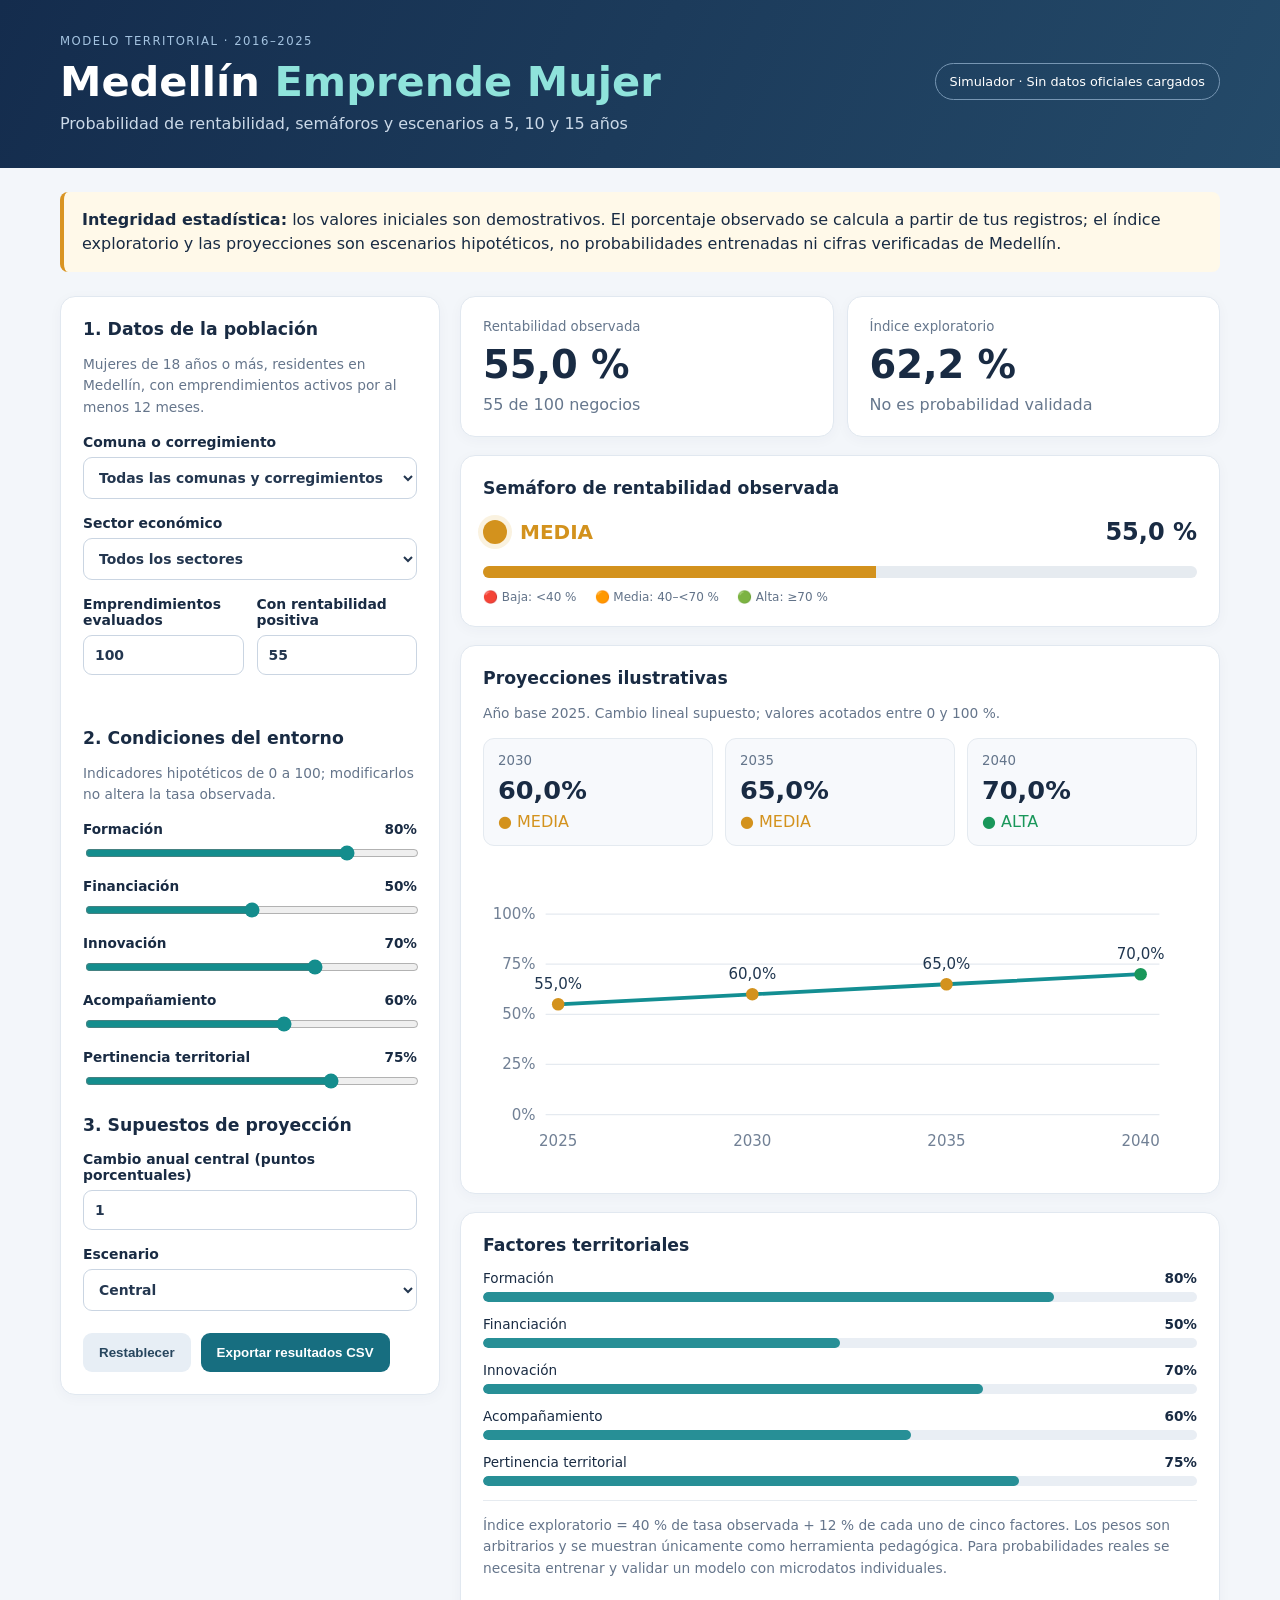
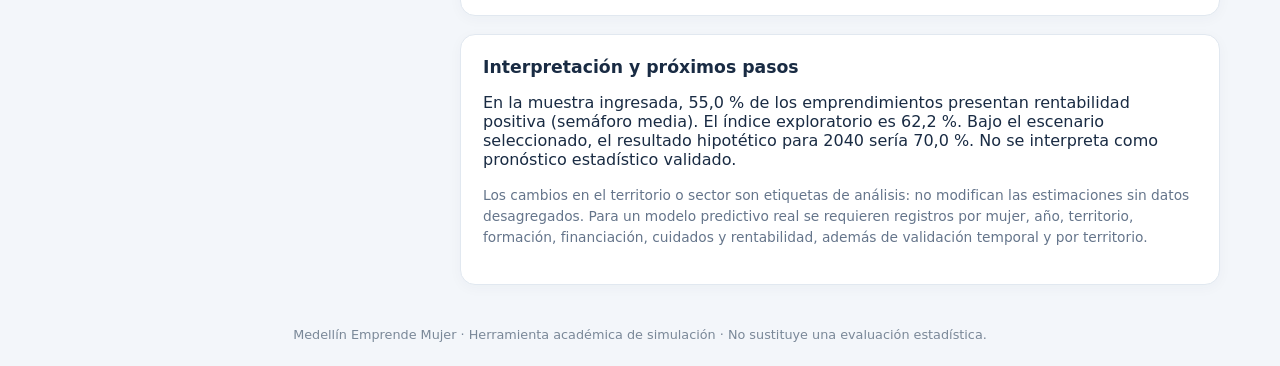
<file: old/index.html>
<!doctype html><html lang="es"><head><meta charset="utf-8"><meta name="viewport" content="width=device-width,initial-scale=1"><title>Medellín Emprende Mujer | Modelo territorial</title><link rel="stylesheet" href="styles.css"></head><body><header><div class="wrap top"><div><span class="eyebrow">MODELO TERRITORIAL · 2016–2025</span><h1>Medellín <em>Emprende Mujer</em></h1><p>Probabilidad de rentabilidad, semáforos y escenarios a 5, 10 y 15 años</p></div><span class="pill">Simulador · Sin datos oficiales cargados</span></div></header><main class="wrap"><section class="notice"><strong>Integridad estadística:</strong> los valores iniciales son demostrativos. El porcentaje observado se calcula a partir de tus registros; el índice exploratorio y las proyecciones son escenarios hipotéticos, no probabilidades entrenadas ni cifras verificadas de Medellín.</section><div class="layout"><section class="panel"><h2>1. Datos de la población</h2><p class="muted">Mujeres de 18 años o más, residentes en Medellín, con emprendimientos activos por al menos 12 meses.</p><label>Comuna o corregimiento<select id="territory"></select></label><label>Sector económico<select id="sector"><option>Todos los sectores</option><option>Comercio</option><option>Servicios</option><option>Turismo y gastronomía</option><option>Industria</option><option>Tecnología</option><option>Otro</option></select></label><div class="two"><label>Emprendimientos evaluados<input id="n" type="number" min="0" step="1" value="100"></label><label>Con rentabilidad positiva<input id="success" type="number" min="0" step="1" value="55"></label></div><p id="error" class="error" role="alert"></p><h2>2. Condiciones del entorno</h2><p class="muted">Indicadores hipotéticos de 0 a 100; modificarlos no altera la tasa observada.</p><div id="sliders"></div><h2>3. Supuestos de proyección</h2><label>Cambio anual central (puntos porcentuales)<input id="change" type="number" step="0.5" min="-10" max="10" value="1"></label><label>Escenario<select id="scenario"><option value="0">Central</option><option value="1.5">Optimista (+1,5 pp/año)</option><option value="-1.5">Pesimista (−1,5 pp/año)</option></select></label><div class="actions"><button id="reset" class="secondary">Restablecer</button><button id="export">Exportar resultados CSV</button></div></section><section class="results"><div class="kpis"><article class="panel kpi"><small>Rentabilidad observada</small><strong id="observed">55,0 %</strong><span id="obsDesc">55 de 100 negocios</span></article><article class="panel kpi"><small>Índice exploratorio</small><strong id="index">—</strong><span id="indexDesc">No es probabilidad validada</span></article></div><article class="panel"><h2>Semáforo de rentabilidad observada</h2><div class="signal"><span id="dot" class="dot"></span><strong id="level">MEDIA</strong><span id="pct">55,0 %</span></div><div class="meter"><div id="meterFill"></div></div><div class="legend"><span>🔴 Baja: &lt;40 %</span><span>🟠 Media: 40–&lt;70 %</span><span>🟢 Alta: ≥70 %</span></div></article><article class="panel"><h2>Proyecciones ilustrativas</h2><p class="muted">Año base 2025. Cambio lineal supuesto; valores acotados entre 0 y 100 %.</p><div id="cards" class="cards"></div><div class="chart" id="chart" role="img" aria-label="Gráfico de proyecciones"></div></article><article class="panel"><h2>Factores territoriales</h2><div id="bars"></div><p class="footnote">Índice exploratorio = 40 % de tasa observada + 12 % de cada uno de cinco factores. Los pesos son arbitrarios y se muestran únicamente como herramienta pedagógica. Para probabilidades reales se necesita entrenar y validar un modelo con microdatos individuales.</p></article><article class="panel"><h2>Interpretación y próximos pasos</h2><p id="interpretation"></p><p class="muted">Los cambios en el territorio o sector son etiquetas de análisis: no modifican las estimaciones sin datos desagregados. Para un modelo predictivo real se requieren registros por mujer, año, territorio, formación, financiación, cuidados y rentabilidad, además de validación temporal y por territorio.</p></article></section></div></main><footer>Medellín Emprende Mujer · Herramienta académica de simulación · No sustituye una evaluación estadística.</footer><script src="app.js"></script></body></html>
</file>
<file: old/styles.css>
:root{font-family:Inter,system-ui,-apple-system,Segoe UI,Arial,sans-serif;color:#192b43;background:#f3f6fa;font-synthesis:none}*{box-sizing:border-box}body{margin:0}header{background:linear-gradient(115deg,#142c4d,#244a69);color:white;padding:30px 0 35px}.wrap{max-width:1200px;margin:auto;padding:0 20px}.top{display:flex;justify-content:space-between;gap:20px;align-items:center}h1{font-size:clamp(1.7rem,4vw,2.6rem);margin:8px 0}h1 em{font-style:normal;color:#8fe3db}header p{color:#cbd9e8;margin:0}.eyebrow{letter-spacing:.13em;font-size:.73rem;color:#a4c3e0}.pill{padding:10px 14px;border:1px solid #7796b3;border-radius:100px;font-size:.8rem;white-space:nowrap}.notice{margin:24px 0;background:#fff9e9;border-left:4px solid #d99422;padding:16px 18px;border-radius:8px;line-height:1.5}.layout{display:grid;grid-template-columns:minmax(290px,380px) minmax(0,1fr);gap:20px;align-items:start}.panel{background:white;border:1px solid #e1e8f0;border-radius:15px;padding:22px;box-shadow:0 3px 14px #1c345009;margin-bottom:18px}h2{font-size:1.08rem;margin:0 0 15px}h2:not(:first-child){margin-top:25px}.muted,.footnote{font-size:.86rem;color:#65758b;line-height:1.55}label{display:block;font-size:.87rem;font-weight:650;margin:16px 0 0}input,select{display:block;width:100%;margin-top:7px;border:1px solid #cad5e2;border-radius:9px;padding:11px;font:inherit;color:#243750;background:white}input:focus,select:focus{outline:2px solid #79c9cc;outline-offset:1px}.two,.kpis{display:grid;grid-template-columns:1fr 1fr;gap:13px}.kpi{margin-bottom:0}.kpi small,.kpi span{display:block;color:#66778d}.kpi strong{display:block;font-size:clamp(1.6rem,4vw,2.4rem);margin:8px 0}.results{min-width:0}.results>.panel:first-of-type{margin-top:18px}.rangeRow{margin:16px 0}.rangeHead{display:flex;justify-content:space-between;font-size:.85rem;font-weight:600;gap:10px}.rangeRow input{padding:0;accent-color:#148d8d}.signal{display:flex;align-items:center;gap:13px;margin:20px 0}.signal strong{font-size:1.25rem}.signal #pct{margin-left:auto;font-size:1.5rem;font-weight:700}.dot{width:24px;height:24px;border-radius:50%;background:#d59b18;box-shadow:0 0 0 5px #d59b1822}.meter{height:12px;border-radius:50px;background:#e6ebf0;overflow:hidden}.meter div{height:100%;width:0;background:#d59b18;transition:width .2s}.legend{display:flex;flex-wrap:wrap;gap:8px 18px;color:#627389;font-size:.75rem;margin-top:12px}.cards{display:grid;grid-template-columns:repeat(3,1fr);gap:12px}.projection{background:#f7f9fc;border:1px solid #e4eaf0;border-radius:11px;padding:14px}.projection small,.projection span{display:block;color:#64758b}.projection strong{display:block;font-size:1.6rem;margin:7px 0}.chart{margin-top:18px;overflow:hidden}.chart svg{display:block;width:100%;height:auto}.barRow{margin:14px 0}.barLabel{display:flex;justify-content:space-between;font-size:.85rem;margin-bottom:6px}.barTrack{height:10px;background:#e9eef4;border-radius:50px;overflow:hidden}.barTrack div{height:100%;background:#278f96;border-radius:50px}.footnote{border-top:1px solid #e6ebf0;padding-top:14px}.actions{display:flex;gap:10px;margin-top:22px;flex-wrap:wrap}button{border:0;background:#176e80;color:white;border-radius:9px;padding:12px 16px;font-weight:700;cursor:pointer}button.secondary{background:#e7eef5;color:#27465e}button:hover{filter:brightness(.94)}.error{color:#b42318;font-size:.82rem;min-height:1.1em}footer{text-align:center;padding:24px;color:#7a8898;font-size:.8rem}@media(max-width:850px){.layout{grid-template-columns:1fr}.top{align-items:flex-start;flex-direction:column}.pill{white-space:normal}}@media(max-width:500px){.wrap{padding:0 12px}.panel{padding:16px}.cards{grid-template-columns:1fr}.kpis{gap:8px}.kpi{padding:13px}.kpi strong{font-size:1.55rem}.two{grid-template-columns:1fr}.legend{font-size:.72rem}}
</file>
